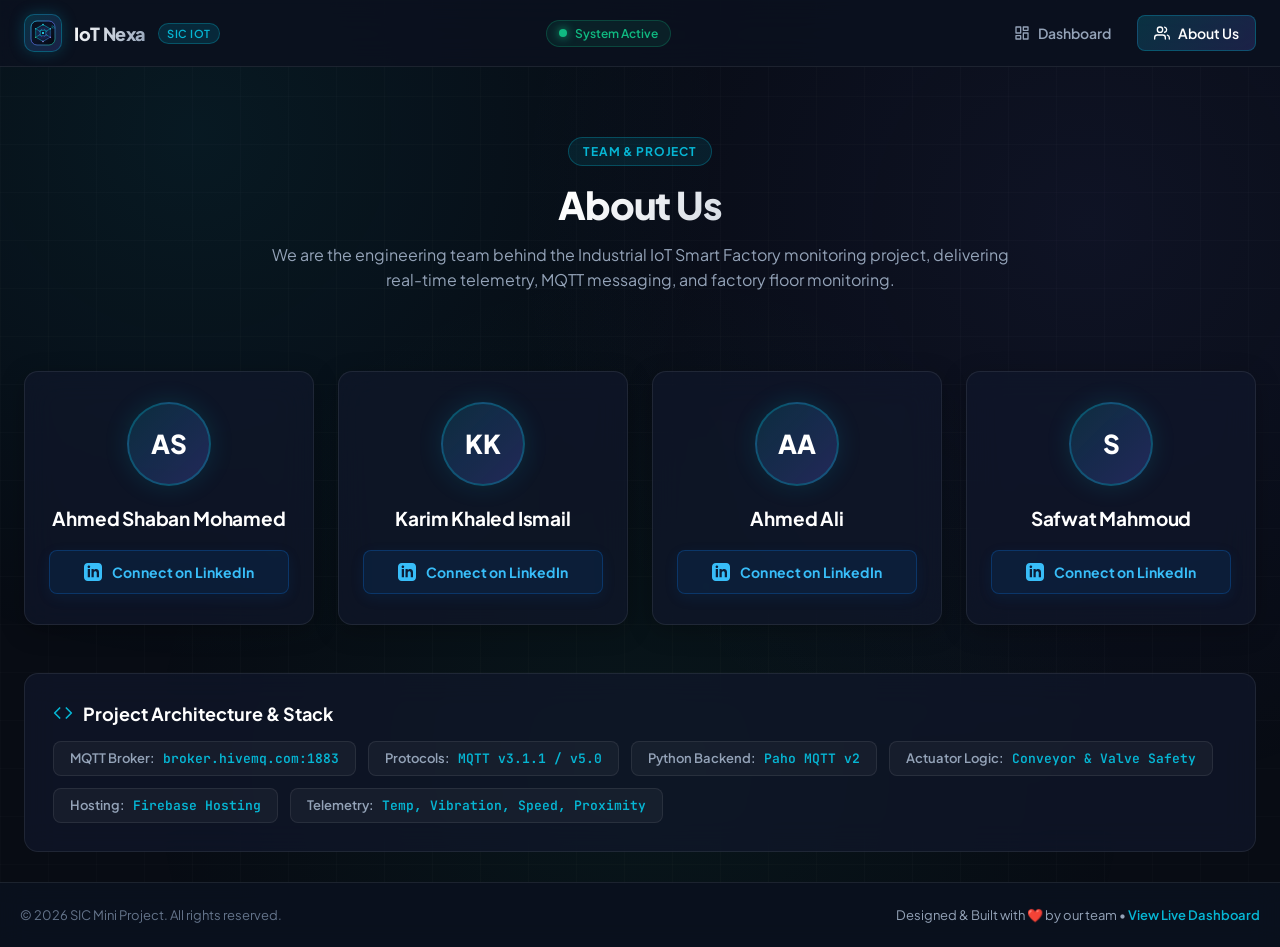
<file: public/about.html>
<!DOCTYPE html>
<html lang="en">
<head>
    <meta charset="UTF-8">
    <meta name="viewport" content="width=device-width, initial-scale=1.0">
    <title>About Us | Industrial IoT Team</title>
    
    <!-- Browser Tab Favicons -->
    <link rel="icon" type="image/svg+xml" href="favicon.svg">
    <link rel="icon" type="image/png" sizes="32x32" href="favicon-32x32.png">
    <link rel="icon" type="image/png" sizes="64x64" href="favicon.png">
    <link rel="apple-touch-icon" sizes="180x180" href="apple-touch-icon.png">
    <link rel="shortcut icon" href="favicon.ico">
    
    <link rel="stylesheet" href="style.css">
</head>
<body>
    <!-- Navigation Bar -->
    <nav class="navbar">
        <div class="nav-container">
            <a href="index.html" class="nav-brand">
                <div class="brand-icon">
                    <img src="favicon.svg" alt="IoT Nexa" width="26" height="26" style="display:block; border-radius: 6px;">
                </div>
                <div>
                    <div class="brand-name">IoT Nexa</div>
                </div>
                <span class="brand-tag">SIC IoT</span>
            </a>

            <div class="nav-status">
                <span class="status-dot"></span>
                <span>System Active</span>
            </div>

            <ul class="nav-menu">
                <li><a href="index.html" class="nav-link">
                    <svg width="16" height="16" viewBox="0 0 24 24" fill="none" stroke="currentColor" stroke-width="2" stroke-linecap="round" stroke-linejoin="round">
                        <rect x="3" y="3" width="7" height="9"></rect>
                        <rect x="14" y="3" width="7" height="5"></rect>
                        <rect x="14" y="12" width="7" height="9"></rect>
                        <rect x="3" y="16" width="7" height="5"></rect>
                    </svg>
                    Dashboard
                </a></li>
                <li><a href="about.html" class="nav-link active">
                    <svg width="16" height="16" viewBox="0 0 24 24" fill="none" stroke="currentColor" stroke-width="2" stroke-linecap="round" stroke-linejoin="round">
                        <path d="M17 21v-2a4 4 0 0 0-4-4H5a4 4 0 0 0-4 4v2"></path>
                        <circle cx="9" cy="7" r="4"></circle>
                        <path d="M23 21v-2a4 4 0 0 0-3-3.87"></path>
                        <path d="M16 3.13a4 4 0 0 1 0 7.75"></path>
                    </svg>
                    About Us
                </a></li>
            </ul>
        </div>
    </nav>

    <!-- Main Content -->
    <main class="main-wrapper">
        <!-- Hero Section -->
        <section class="about-hero">
            <div class="about-badge">Team & Project</div>
            <h1>About Us</h1>
            <p>We are the engineering team behind the Industrial IoT Smart Factory monitoring project, delivering real-time telemetry, MQTT messaging, and factory floor monitoring.</p>
        </section>

        <!-- Team Members Grid (Strictly no roles as requested) -->
        <section class="team-grid">
            <!-- Member 1: Ahmed Shaban Mohamed -->
            <article class="team-card">
                <div class="team-avatar">AS</div>
                <h2 class="team-name">Ahmed Shaban Mohamed</h2>
                <a href="https://www.linkedin.com/in/ahmed-shaban-h28/" target="_blank" rel="noopener noreferrer" class="linkedin-btn">
                    <svg viewBox="0 0 24 24">
                        <path d="M19 0h-14c-2.761 0-5 2.239-5 5v14c0 2.761 2.239 5 5 5h14c2.762 0 5-2.239 5-5v-14c0-2.761-2.238-5-5-5zm-11 19h-3v-11h3v11zm-1.5-12.268c-.966 0-1.75-.79-1.75-1.764s.784-1.764 1.75-1.764 1.75.79 1.75 1.764-.783 1.764-1.75 1.764zm13.5 12.268h-3v-5.604c0-3.368-4-3.113-4 0v5.604h-3v-11h3v1.765c1.396-2.586 7-2.777 7 2.476v6.759z"/>
                    </svg>
                    Connect on LinkedIn
                </a>
            </article>

            <!-- Member 2: Karim Khaled Ismail -->
            <article class="team-card">
                <div class="team-avatar">KK</div>
                <h2 class="team-name">Karim Khaled Ismail</h2>
                <a href="https://www.linkedin.com/in/karim-khaled-b17170329/" target="_blank" rel="noopener noreferrer" class="linkedin-btn">
                    <svg viewBox="0 0 24 24">
                        <path d="M19 0h-14c-2.761 0-5 2.239-5 5v14c0 2.761 2.239 5 5 5h14c2.762 0 5-2.239 5-5v-14c0-2.761-2.238-5-5-5zm-11 19h-3v-11h3v11zm-1.5-12.268c-.966 0-1.75-.79-1.75-1.764s.784-1.764 1.75-1.764 1.75.79 1.75 1.764-.783 1.764-1.75 1.764zm13.5 12.268h-3v-5.604c0-3.368-4-3.113-4 0v5.604h-3v-11h3v1.765c1.396-2.586 7-2.777 7 2.476v6.759z"/>
                    </svg>
                    Connect on LinkedIn
                </a>
            </article>

            <!-- Member 3: Ahmed Ali -->
            <article class="team-card">
                <div class="team-avatar">AA</div>
                <h2 class="team-name">Ahmed Ali</h2>
                <a href="https://www.linkedin.com/in/ahmed-a-farhan" target="_blank" rel="noopener noreferrer" class="linkedin-btn">
                    <svg viewBox="0 0 24 24">
                        <path d="M19 0h-14c-2.761 0-5 2.239-5 5v14c0 2.761 2.239 5 5 5h14c2.762 0 5-2.239 5-5v-14c0-2.761-2.238-5-5-5zm-11 19h-3v-11h3v11zm-1.5-12.268c-.966 0-1.75-.79-1.75-1.764s.784-1.764 1.75-1.764 1.75.79 1.75 1.764-.783 1.764-1.75 1.764zm13.5 12.268h-3v-5.604c0-3.368-4-3.113-4 0v5.604h-3v-11h3v1.765c1.396-2.586 7-2.777 7 2.476v6.759z"/>
                    </svg>
                    Connect on LinkedIn
                </a>
            </article>

            <!-- Member 4: Safwat -->
            <article class="team-card">
                <div class="team-avatar">S</div>
                <h2 class="team-name">Safwat Mahmoud</h2>
                <a href="https://www.linkedin.com/in/safwat-mahmoud" target="_blank" rel="noopener noreferrer" class="linkedin-btn">
                    <svg viewBox="0 0 24 24">
                        <path d="M19 0h-14c-2.761 0-5 2.239-5 5v14c0 2.761 2.239 5 5 5h14c2.762 0 5-2.239 5-5v-14c0-2.761-2.238-5-5-5zm-11 19h-3v-11h3v11zm-1.5-12.268c-.966 0-1.75-.79-1.75-1.764s.784-1.764 1.75-1.764 1.75.79 1.75 1.764-.783 1.764-1.75 1.764zm13.5 12.268h-3v-5.604c0-3.368-4-3.113-4 0v5.604h-3v-11h3v1.765c1.396-2.586 7-2.777 7 2.476v6.759z"/>
                    </svg>
                    Connect on LinkedIn
                </a>
            </article>
        </section>

        <!-- Project Architecture Highlights -->
        <section class="about-tech-section">
            <div class="tech-section-title">
                <svg width="20" height="20" viewBox="0 0 24 24" fill="none" stroke="var(--cyan)" stroke-width="2" stroke-linecap="round" stroke-linejoin="round">
                    <polyline points="16 18 22 12 16 6"></polyline>
                    <polyline points="8 6 2 12 8 18"></polyline>
                </svg>
                Project Architecture & Stack
            </div>
            <div class="tech-badges-grid">
                <div class="tech-badge">MQTT Broker: <span>broker.hivemq.com:1883</span></div>
                <div class="tech-badge">Protocols: <span>MQTT v3.1.1 / v5.0</span></div>
                <div class="tech-badge">Python Backend: <span>Paho MQTT v2</span></div>
                <div class="tech-badge">Actuator Logic: <span>Conveyor & Valve Safety</span></div>
                <div class="tech-badge">Hosting: <span>Firebase Hosting</span></div>
                <div class="tech-badge">Telemetry: <span>Temp, Vibration, Speed, Proximity</span></div>
            </div>
        </section>
    </main>

    <!-- Footer -->
    <footer>
        <div class="footer-content">
            <div class="footer-text">
                &copy; 2026 SIC Mini Project. All rights reserved.
            </div>
            <div class="footer-credits">
                Designed & Built with ❤️ by our team &bull; <a href="index.html">View Live Dashboard</a>
            </div>
        </div>
    </footer>
</body>
</html>
</file>
<file: public/style.css>
@import url('https://fonts.googleapis.com/css2?family=JetBrains+Mono:wght@400;500;600;700&family=Plus+Jakarta+Sans:wght@400;500;600;700;800&display=swap');

:root {
    --bg-main: #080c14;
    --bg-surface: #0e1526;
    --bg-card: rgba(16, 24, 44, 0.7);
    --bg-card-hover: rgba(22, 33, 60, 0.85);
    --border-subtle: rgba(255, 255, 255, 0.08);
    --border-accent: rgba(6, 182, 212, 0.35);
    
    --cyan: #06b6d4;
    --cyan-glow: rgba(6, 182, 212, 0.25);
    --emerald: #10b981;
    --emerald-glow: rgba(16, 185, 129, 0.25);
    --amber: #f59e0b;
    --amber-glow: rgba(245, 158, 11, 0.25);
    --rose: #f43f5e;
    --rose-glow: rgba(244, 63, 94, 0.25);
    --indigo: #6366f1;

    --text-main: #f8fafc;
    --text-muted: #94a3b8;
    --text-dim: #64748b;

    --font-ui: 'Plus Jakarta Sans', -apple-system, BlinkMacSystemFont, sans-serif;
    --font-mono: 'JetBrains Mono', monospace;
    --radius-sm: 8px;
    --radius-md: 14px;
    --radius-lg: 20px;
}

* {
    box-sizing: border-box;
    margin: 0;
    padding: 0;
}

body {
    font-family: var(--font-ui);
    background-color: var(--bg-main);
    color: var(--text-main);
    min-height: 100vh;
    display: flex;
    flex-direction: column;
    overflow-x: hidden;
    position: relative;
}

/* Subtle futuristic background glow grid */
body::before {
    content: '';
    position: fixed;
    top: 0;
    left: 0;
    width: 100vw;
    height: 100vh;
    background: 
        radial-gradient(circle at 15% 15%, rgba(6, 182, 212, 0.08) 0%, transparent 40%),
        radial-gradient(circle at 85% 25%, rgba(99, 102, 241, 0.08) 0%, transparent 45%),
        radial-gradient(circle at 50% 85%, rgba(16, 185, 129, 0.06) 0%, transparent 50%),
        linear-gradient(to right, rgba(255, 255, 255, 0.015) 1px, transparent 1px),
        linear-gradient(to bottom, rgba(255, 255, 255, 0.015) 1px, transparent 1px);
    background-size: 100% 100%, 100% 100%, 100% 100%, 48px 48px, 48px 48px;
    pointer-events: none;
    z-index: -1;
}

/* Navigation Bar */
.navbar {
    width: 100%;
    background: rgba(11, 17, 31, 0.85);
    backdrop-filter: blur(16px);
    -webkit-backdrop-filter: blur(16px);
    border-bottom: 1px solid var(--border-subtle);
    position: sticky;
    top: 0;
    z-index: 100;
}

.nav-container {
    max-width: 1350px;
    margin: 0 auto;
    padding: 14px 24px;
    display: flex;
    align-items: center;
    justify-content: space-between;
}

.nav-brand {
    display: flex;
    align-items: center;
    gap: 12px;
    text-decoration: none;
    color: var(--text-main);
}

.brand-icon {
    width: 38px;
    height: 38px;
    background: linear-gradient(135deg, rgba(6, 182, 212, 0.2), rgba(99, 102, 241, 0.2));
    border: 1px solid var(--border-accent);
    border-radius: 10px;
    display: flex;
    align-items: center;
    justify-content: center;
    color: var(--cyan);
    box-shadow: 0 0 15px var(--cyan-glow);
}

.brand-name {
    font-size: 18px;
    font-weight: 800;
    letter-spacing: -0.02em;
    background: linear-gradient(120deg, #ffffff, #94a3b8);
    -webkit-background-clip: text;
    -webkit-text-fill-color: transparent;
}

.brand-tag {
    font-size: 11px;
    font-weight: 600;
    background: rgba(6, 182, 212, 0.15);
    color: var(--cyan);
    padding: 3px 8px;
    border-radius: 20px;
    border: 1px solid rgba(6, 182, 212, 0.3);
    text-transform: uppercase;
    letter-spacing: 0.05em;
}

.nav-menu {
    display: flex;
    align-items: center;
    gap: 10px;
    list-style: none;
}

.nav-link {
    text-decoration: none;
    color: var(--text-muted);
    font-size: 14px;
    font-weight: 600;
    padding: 8px 16px;
    border-radius: var(--radius-sm);
    transition: all 0.2s ease;
    display: flex;
    align-items: center;
    gap: 8px;
}

.nav-link:hover {
    color: var(--text-main);
    background: rgba(255, 255, 255, 0.05);
}

.nav-link.active {
    color: #ffffff;
    background: linear-gradient(135deg, rgba(6, 182, 212, 0.2), rgba(99, 102, 241, 0.2));
    border: 1px solid rgba(6, 182, 212, 0.3);
}

/* System Live Status Beacon in Nav */
.nav-status {
    display: flex;
    align-items: center;
    gap: 8px;
    font-size: 12px;
    font-weight: 600;
    color: var(--emerald);
    background: rgba(16, 185, 129, 0.1);
    border: 1px solid rgba(16, 185, 129, 0.25);
    padding: 5px 12px;
    border-radius: 20px;
}

.status-dot {
    width: 8px;
    height: 8px;
    background: var(--emerald);
    border-radius: 50%;
    box-shadow: 0 0 10px var(--emerald);
    animation: pulseGlow 2s infinite ease-in-out;
}

@keyframes pulseGlow {
    0%, 100% { transform: scale(1); opacity: 1; }
    50% { transform: scale(1.3); opacity: 0.6; }
}

/* Main Content Wrapper */
.main-wrapper {
    flex: 1;
    max-width: 1350px;
    width: 100%;
    margin: 0 auto;
    padding: 30px 24px;
    display: flex;
    flex-direction: column;
    gap: 28px;
}

/* Hero / Header Summary Banner */
.hero-header {
    background: linear-gradient(145deg, rgba(16, 24, 44, 0.85), rgba(11, 17, 31, 0.85));
    border: 1px solid var(--border-subtle);
    border-radius: var(--radius-lg);
    padding: 28px 32px;
    backdrop-filter: blur(12px);
    display: flex;
    justify-content: space-between;
    align-items: center;
    flex-wrap: wrap;
    gap: 20px;
    box-shadow: 0 8px 30px rgba(0, 0, 0, 0.25);
    position: relative;
    overflow: hidden;
}

.hero-header::before {
    content: '';
    position: absolute;
    top: 0;
    left: 0;
    right: 0;
    height: 2px;
    background: linear-gradient(90deg, var(--cyan), var(--indigo), var(--emerald));
}

.hero-title-group h1 {
    font-size: 26px;
    font-weight: 800;
    letter-spacing: -0.02em;
    color: #ffffff;
    margin-bottom: 6px;
}

.hero-title-group p {
    font-size: 14px;
    color: var(--text-muted);
}

.hero-stats {
    display: flex;
    gap: 24px;
    flex-wrap: wrap;
}

.stat-item {
    display: flex;
    flex-direction: column;
    gap: 2px;
    border-left: 2px solid var(--border-accent);
    padding-left: 14px;
}

.stat-label {
    font-size: 11px;
    text-transform: uppercase;
    letter-spacing: 0.05em;
    color: var(--text-dim);
    font-weight: 600;
}

.stat-value {
    font-family: var(--font-mono);
    font-size: 15px;
    font-weight: 700;
    color: var(--text-main);
}

/* Dashboard Container */
.dashboard-container {
    display: grid;
    grid-template-columns: repeat(auto-fit, minmax(280px, 1fr));
    gap: 22px;
    width: 100%;
}

/* Machine Card */
.machine-card {
    background: var(--bg-card);
    border: 1px solid var(--border-subtle);
    border-radius: var(--radius-md);
    padding: 22px;
    display: flex;
    flex-direction: column;
    gap: 18px;
    backdrop-filter: blur(16px);
    -webkit-backdrop-filter: blur(16px);
    transition: all 0.3s cubic-bezier(0.16, 1, 0.3, 1);
    box-shadow: 0 4px 20px rgba(0, 0, 0, 0.2);
    position: relative;
    overflow: hidden;
}

.machine-card::after {
    content: '';
    position: absolute;
    top: 0;
    left: 0;
    right: 0;
    height: 3px;
    background: linear-gradient(90deg, var(--cyan), transparent);
    opacity: 0.5;
    transition: opacity 0.3s ease;
}

.machine-card:hover {
    transform: translateY(-4px);
    background: var(--bg-card-hover);
    border-color: rgba(6, 182, 212, 0.3);
    box-shadow: 0 12px 30px rgba(0, 0, 0, 0.35), 0 0 20px var(--cyan-glow);
}

.machine-card:hover::after {
    opacity: 1;
}

/* Machine Card Header & Status */
.card-top {
    display: flex;
    justify-content: space-between;
    align-items: center;
}

.m-header {
    font-size: 17px;
    font-weight: 700;
    color: #ffffff;
    display: flex;
    align-items: center;
    gap: 8px;
}

.m-header-badge {
    font-family: var(--font-mono);
    font-size: 11px;
    color: var(--cyan);
    background: rgba(6, 182, 212, 0.12);
    border: 1px solid rgba(6, 182, 212, 0.25);
    padding: 2px 7px;
    border-radius: 6px;
}

.m-status {
    font-size: 11px;
    font-weight: 700;
    text-transform: uppercase;
    letter-spacing: 0.05em;
    padding: 4px 10px;
    border-radius: 20px;
    display: flex;
    align-items: center;
    gap: 6px;
    background: rgba(148, 163, 184, 0.12);
    color: var(--text-muted);
    border: 1px solid rgba(255, 255, 255, 0.08);
    transition: all 0.3s ease;
}

.status-running {
    background: rgba(16, 185, 129, 0.15);
    color: #34d399;
    border-color: rgba(16, 185, 129, 0.4);
    box-shadow: 0 0 12px var(--emerald-glow);
}

.status-running::before {
    content: '';
    width: 6px;
    height: 6px;
    border-radius: 50%;
    background: #34d399;
    box-shadow: 0 0 8px #34d399;
    animation: pulseGlow 1.5s infinite ease-in-out;
}

.status-stopped {
    background: rgba(244, 63, 94, 0.15);
    color: #fb7185;
    border-color: rgba(244, 63, 94, 0.4);
    box-shadow: 0 0 12px var(--rose-glow);
}

.status-stopped::before {
    content: '';
    width: 6px;
    height: 6px;
    border-radius: 50%;
    background: #fb7185;
}

/* Machine Telemetry Grid */
.m-data-container {
    display: grid;
    grid-template-columns: 1fr 1fr;
    gap: 12px;
}

.data-item {
    background: rgba(11, 17, 31, 0.6);
    border: 1px solid rgba(255, 255, 255, 0.05);
    padding: 12px 14px;
    border-radius: var(--radius-sm);
    display: flex;
    flex-direction: column;
    gap: 6px;
    transition: border-color 0.2s ease;
}

.data-item:hover {
    border-color: rgba(255, 255, 255, 0.12);
}

.data-header {
    display: flex;
    align-items: center;
    justify-content: space-between;
}

.data-label {
    color: var(--text-dim);
    font-size: 11px;
    font-weight: 600;
    text-transform: uppercase;
    letter-spacing: 0.04em;
    display: flex;
    align-items: center;
    gap: 6px;
}

.data-icon {
    width: 14px;
    height: 14px;
    opacity: 0.7;
}

.data-value {
    font-family: var(--font-mono);
    font-weight: 700;
    font-size: 16px;
    color: var(--text-main);
    letter-spacing: -0.02em;
}

/* Micro Meter Bar inside each metric */
.meter-bar {
    width: 100%;
    height: 4px;
    background: rgba(255, 255, 255, 0.06);
    border-radius: 2px;
    overflow: hidden;
    margin-top: 2px;
}

.meter-fill {
    height: 100%;
    width: 0%;
    background: var(--cyan);
    border-radius: 2px;
    transition: width 0.5s cubic-bezier(0.16, 1, 0.3, 1);
}

.meter-temp { background: linear-gradient(90deg, #38bdf8, #f59e0b); }
.meter-vib  { background: linear-gradient(90deg, #34d399, #f43f5e); }
.meter-speed { background: linear-gradient(90deg, #818cf8, #06b6d4); }
.meter-prox  { background: linear-gradient(90deg, #06b6d4, #10b981); }

/* About Us Page Specific Styles */
.about-hero {
    text-align: center;
    padding: 40px 20px;
    max-width: 800px;
    margin: 0 auto;
}

.about-badge {
    display: inline-flex;
    align-items: center;
    gap: 8px;
    font-size: 12px;
    font-weight: 700;
    color: var(--cyan);
    background: rgba(6, 182, 212, 0.1);
    border: 1px solid rgba(6, 182, 212, 0.3);
    padding: 6px 14px;
    border-radius: 30px;
    margin-bottom: 16px;
    text-transform: uppercase;
    letter-spacing: 0.06em;
}

.about-hero h1 {
    font-size: 38px;
    font-weight: 800;
    letter-spacing: -0.03em;
    line-height: 1.2;
    margin-bottom: 14px;
    background: linear-gradient(135deg, #ffffff 40%, #94a3b8 100%);
    -webkit-background-clip: text;
    -webkit-text-fill-color: transparent;
}

.about-hero p {
    font-size: 16px;
    color: var(--text-muted);
    line-height: 1.6;
}

/* Team Grid (Strictly NO ROLES, just Names & LinkedIn links) */
.team-grid {
    display: grid;
    grid-template-columns: repeat(auto-fit, minmax(260px, 1fr));
    gap: 24px;
    width: 100%;
    margin-top: 10px;
}

.team-card {
    background: var(--bg-card);
    border: 1px solid var(--border-subtle);
    border-radius: var(--radius-md);
    padding: 30px 24px;
    display: flex;
    flex-direction: column;
    align-items: center;
    text-align: center;
    gap: 20px;
    backdrop-filter: blur(16px);
    transition: all 0.3s cubic-bezier(0.16, 1, 0.3, 1);
    box-shadow: 0 6px 24px rgba(0, 0, 0, 0.25);
    position: relative;
    overflow: hidden;
}

.team-card::before {
    content: '';
    position: absolute;
    top: 0;
    left: 0;
    right: 0;
    height: 3px;
    background: linear-gradient(90deg, var(--indigo), var(--cyan));
    opacity: 0;
    transition: opacity 0.3s ease;
}

.team-card:hover {
    transform: translateY(-6px);
    background: var(--bg-card-hover);
    border-color: rgba(6, 182, 212, 0.35);
    box-shadow: 0 16px 36px rgba(0, 0, 0, 0.4), 0 0 25px var(--cyan-glow);
}

.team-card:hover::before {
    opacity: 1;
}

/* Avatar container with glowing aura */
.team-avatar {
    width: 84px;
    height: 84px;
    border-radius: 50%;
    background: linear-gradient(135deg, rgba(6, 182, 212, 0.15), rgba(99, 102, 241, 0.25));
    border: 2px solid rgba(6, 182, 212, 0.3);
    display: flex;
    align-items: center;
    justify-content: center;
    font-size: 26px;
    font-weight: 800;
    color: #ffffff;
    box-shadow: 0 0 25px rgba(6, 182, 212, 0.15);
    transition: all 0.3s ease;
}

.team-card:hover .team-avatar {
    transform: scale(1.06);
    border-color: var(--cyan);
    box-shadow: 0 0 30px var(--cyan-glow);
}

.team-name {
    font-size: 19px;
    font-weight: 700;
    color: #ffffff;
    letter-spacing: -0.01em;
}

/* Premium LinkedIn Button */
.linkedin-btn {
    display: inline-flex;
    align-items: center;
    justify-content: center;
    gap: 10px;
    width: 100%;
    padding: 12px 20px;
    background: rgba(10, 102, 194, 0.12);
    color: #38bdf8;
    border: 1px solid rgba(10, 102, 194, 0.35);
    border-radius: var(--radius-sm);
    text-decoration: none;
    font-size: 14px;
    font-weight: 700;
    letter-spacing: 0.01em;
    transition: all 0.25s cubic-bezier(0.16, 1, 0.3, 1);
    box-shadow: 0 4px 14px rgba(10, 102, 194, 0.1);
}

.linkedin-btn svg {
    width: 18px;
    height: 18px;
    fill: currentColor;
    transition: transform 0.2s ease;
}

.linkedin-btn:hover {
    background: #0a66c2;
    color: #ffffff;
    border-color: #0a66c2;
    transform: translateY(-2px);
    box-shadow: 0 8px 24px rgba(10, 102, 194, 0.4);
}

.linkedin-btn:hover svg {
    transform: scale(1.1);
}

/* Project Tech Overview Section on About page */
.about-tech-section {
    background: var(--bg-card);
    border: 1px solid var(--border-subtle);
    border-radius: var(--radius-md);
    padding: 28px;
    margin-top: 20px;
    backdrop-filter: blur(16px);
}

.tech-section-title {
    font-size: 18px;
    font-weight: 700;
    margin-bottom: 16px;
    color: #ffffff;
    display: flex;
    align-items: center;
    gap: 10px;
}

.tech-badges-grid {
    display: flex;
    flex-wrap: wrap;
    gap: 12px;
}

.tech-badge {
    display: flex;
    align-items: center;
    gap: 8px;
    background: rgba(255, 255, 255, 0.04);
    border: 1px solid var(--border-subtle);
    padding: 8px 16px;
    border-radius: 8px;
    font-size: 13px;
    font-weight: 600;
    color: var(--text-muted);
}

.tech-badge span {
    color: var(--cyan);
    font-family: var(--font-mono);
}

/* Footer */
footer {
    width: 100%;
    margin-top: auto;
    border-top: 1px solid var(--border-subtle);
    background: rgba(11, 17, 31, 0.9);
    backdrop-filter: blur(12px);
    padding: 24px 20px;
}

.footer-content {
    max-width: 1350px;
    margin: 0 auto;
    display: flex;
    justify-content: space-between;
    align-items: center;
    flex-wrap: wrap;
    gap: 16px;
}

.footer-text {
    font-size: 13px;
    color: var(--text-dim);
}

.footer-credits {
    font-size: 13px;
    color: var(--text-muted);
}

.footer-credits a {
    color: var(--cyan);
    text-decoration: none;
    font-weight: 600;
    transition: color 0.2s ease;
}

.footer-credits a:hover {
    color: #ffffff;
    text-decoration: underline;
}

/* Responsive adjustments */
@media (max-width: 768px) {
    .nav-container {
        padding: 12px 16px;
    }
    .hero-header {
        padding: 20px;
    }
    .hero-title-group h1 {
        font-size: 22px;
    }
    .dashboard-container {
        grid-template-columns: 1fr;
    }
    .footer-content {
        flex-direction: column;
        text-align: center;
    }
}

/* ==========================================================================
   Interactive Machine Controls, Valve, Alerts & Blynk Integration Styles
   ========================================================================== */

/* Gateway Host & Status Bar */
.gateway-toolbar {
    display: flex;
    justify-content: space-between;
    align-items: center;
    background: rgba(14, 21, 38, 0.75);
    border: 1px solid var(--border-subtle);
    border-radius: var(--radius-sm);
    padding: 12px 18px;
    margin: 16px 0;
    gap: 16px;
    flex-wrap: wrap;
    backdrop-filter: blur(12px);
    box-shadow: 0 4px 20px rgba(0, 0, 0, 0.15);
}

.gateway-info {
    display: flex;
    align-items: center;
    gap: 12px;
    font-size: 13px;
    color: var(--text-muted);
    flex-wrap: wrap;
}

.gw-status-group {
    display: flex;
    align-items: center;
    gap: 6px;
}

.endpoint-pill {
    background: rgba(15, 23, 42, 0.85);
    border: 1px solid var(--border-subtle);
    padding: 3px 8px;
    border-radius: 6px;
    font-family: var(--font-mono);
    font-size: 11px;
    color: var(--text-main);
    letter-spacing: -0.01em;
    max-width: 220px;
    overflow: hidden;
    text-overflow: ellipsis;
    white-space: nowrap;
}

.latency-badge {
    font-family: var(--font-mono);
    font-size: 11px;
    font-weight: 600;
    color: var(--emerald);
    background: rgba(16, 185, 129, 0.1);
    border: 1px solid rgba(16, 185, 129, 0.25);
    padding: 2px 7px;
    border-radius: 12px;
    transition: all 0.2s ease;
}

.latency-badge.warn {
    color: #f59e0b;
    background: rgba(245, 158, 11, 0.1);
    border-color: rgba(245, 158, 11, 0.25);
}

.latency-badge.offline {
    color: #f43f5e;
    background: rgba(244, 63, 94, 0.1);
    border-color: rgba(244, 63, 94, 0.25);
}

.blynk-info {
    font-size: 12px;
    color: var(--text-dim);
}

.blynk-info strong {
    color: var(--cyan);
}

.gateway-actions {
    display: flex;
    align-items: center;
    gap: 12px;
    flex-wrap: wrap;
}

.mode-btn-group {
    display: flex;
    background: rgba(8, 12, 20, 0.7);
    border: 1px solid var(--border-subtle);
    border-radius: 8px;
    padding: 2px;
    gap: 2px;
}

.mode-btn {
    background: transparent;
    border: none;
    color: var(--text-dim);
    font-size: 11px;
    font-weight: 600;
    padding: 5px 10px;
    border-radius: 6px;
    cursor: pointer;
    transition: all 0.2s ease;
}

.mode-btn:hover {
    color: var(--text-main);
    background: rgba(255, 255, 255, 0.05);
}

.mode-btn.active {
    background: rgba(6, 182, 212, 0.2);
    color: var(--cyan);
    font-weight: 700;
    box-shadow: 0 0 10px rgba(6, 182, 212, 0.2);
}

.gateway-input-group {
    display: flex;
    align-items: center;
    gap: 6px;
}

.gateway-input {
    background: rgba(8, 12, 20, 0.8);
    border: 1px solid var(--border-subtle);
    border-radius: 6px;
    color: var(--text-main);
    font-family: var(--font-mono);
    font-size: 12px;
    padding: 6px 10px;
    width: 210px;
}

.gateway-input:focus {
    border-color: var(--cyan);
    outline: none;
}

.btn-sm {
    padding: 5px 12px;
    font-size: 12px;
    font-weight: 600;
    border-radius: 6px;
    border: 1px solid transparent;
    cursor: pointer;
    transition: all 0.2s ease;
    text-decoration: none;
    display: inline-flex;
    align-items: center;
    gap: 6px;
}

.btn-primary {
    background: rgba(6, 182, 212, 0.2);
    color: var(--cyan);
    border-color: rgba(6, 182, 212, 0.4);
}

.btn-primary:hover {
    background: rgba(6, 182, 212, 0.35);
    box-shadow: 0 0 10px var(--cyan-glow);
}

.btn-subtle {
    background: rgba(255, 255, 255, 0.05);
    color: var(--text-muted);
    border-color: var(--border-subtle);
}

.btn-subtle:hover {
    background: rgba(255, 255, 255, 0.1);
    color: var(--text-main);
}

/* Mixed Content Warning Banner */
.mixed-content-banner {
    display: flex;
    justify-content: space-between;
    align-items: center;
    background: linear-gradient(135deg, rgba(245, 158, 11, 0.15), rgba(245, 158, 11, 0.05));
    border: 1px solid rgba(245, 158, 11, 0.35);
    border-radius: var(--radius-sm);
    padding: 12px 18px;
    margin: 12px 0 0 0;
    gap: 16px;
    flex-wrap: wrap;
    box-shadow: 0 4px 15px rgba(245, 158, 11, 0.1);
}

.banner-content {
    display: flex;
    align-items: center;
    gap: 12px;
    font-size: 13px;
    color: #fef3c7;
    flex: 1;
}

.banner-icon {
    font-size: 20px;
}

.banner-content code {
    background: rgba(0, 0, 0, 0.3);
    padding: 2px 6px;
    border-radius: 4px;
    font-family: var(--font-mono);
    color: #fde68a;
}

.banner-actions {
    display: flex;
    align-items: center;
    gap: 10px;
}

/* UDP Emergency Alerts Center */
.alerts-section {
    background: rgba(244, 63, 94, 0.06);
    border: 1px solid rgba(244, 63, 94, 0.25);
    border-radius: var(--radius-md);
    padding: 14px 18px;
    margin-bottom: 20px;
    display: flex;
    flex-direction: column;
    gap: 10px;
}

.alerts-header {
    display: flex;
    justify-content: space-between;
    align-items: center;
}

.alerts-title {
    font-size: 13px;
    font-weight: 700;
    text-transform: uppercase;
    letter-spacing: 0.05em;
    color: #fb7185;
    display: flex;
    align-items: center;
    gap: 8px;
}

.alerts-feed {
    display: flex;
    flex-wrap: wrap;
    gap: 8px;
    min-height: 28px;
}

.alert-chip {
    display: inline-flex;
    align-items: center;
    gap: 6px;
    font-size: 11px;
    font-family: var(--font-mono);
    font-weight: 600;
    padding: 4px 10px;
    border-radius: 6px;
    background: rgba(244, 63, 94, 0.2);
    color: #fda4af;
    border: 1px solid rgba(244, 63, 94, 0.4);
    animation: fadeIn 0.3s ease;
}

.alert-chip.chip-temp {
    background: rgba(245, 158, 11, 0.2);
    color: #fcd34d;
    border-color: rgba(245, 158, 11, 0.4);
}

.alert-chip.chip-vib {
    background: rgba(239, 68, 68, 0.2);
    color: #fca5a5;
    border-color: rgba(239, 68, 68, 0.4);
}

.alert-chip.chip-sensor {
    background: rgba(168, 85, 247, 0.2);
    color: #d8b4fe;
    border-color: rgba(168, 85, 247, 0.4);
}

/* Machine Card Actuators & Valve */
.m-actuators-bar {
    display: flex;
    justify-content: space-between;
    align-items: center;
    background: rgba(11, 17, 31, 0.5);
    border: 1px solid rgba(255, 255, 255, 0.05);
    border-radius: var(--radius-sm);
    padding: 8px 12px;
    font-size: 12px;
}

.actuator-label {
    color: var(--text-dim);
    font-weight: 600;
    text-transform: uppercase;
    font-size: 10px;
    letter-spacing: 0.04em;
}

.valve-badge {
    display: inline-flex;
    align-items: center;
    gap: 6px;
    padding: 3px 8px;
    border-radius: 6px;
    font-size: 11px;
    font-weight: 700;
    font-family: var(--font-mono);
    text-transform: uppercase;
}

.valve-open {
    background: rgba(16, 185, 129, 0.15);
    color: #34d399;
    border: 1px solid rgba(16, 185, 129, 0.35);
}

.valve-closed {
    background: rgba(100, 116, 139, 0.2);
    color: #94a3b8;
    border: 1px solid rgba(100, 116, 139, 0.3);
}

/* Blynk Mirroring Badge & Selector */
.blynk-selector-row {
    display: flex;
    justify-content: space-between;
    align-items: center;
    padding: 4px 0;
}

.blynk-badge {
    display: inline-flex;
    align-items: center;
    gap: 6px;
    padding: 3px 8px;
    border-radius: 6px;
    font-size: 10px;
    font-weight: 700;
    font-family: var(--font-mono);
    letter-spacing: 0.03em;
    cursor: pointer;
    transition: all 0.2s ease;
}

.blynk-active {
    background: rgba(16, 185, 129, 0.2);
    color: #6ee7b7;
    border: 1px solid rgba(16, 185, 129, 0.5);
    box-shadow: 0 0 8px rgba(16, 185, 129, 0.3);
}

.blynk-inactive {
    background: rgba(255, 255, 255, 0.04);
    color: var(--text-dim);
    border: 1px solid rgba(255, 255, 255, 0.08);
}

.blynk-inactive:hover {
    color: var(--cyan);
    border-color: rgba(6, 182, 212, 0.4);
    background: rgba(6, 182, 212, 0.1);
}

/* Machine Interactive Control Panel */
.m-control-panel {
    display: flex;
    flex-direction: column;
    gap: 8px;
    border-top: 1px solid rgba(255, 255, 255, 0.06);
    padding-top: 12px;
}

.control-btn-group {
    display: grid;
    grid-template-columns: 1fr 1fr 1fr;
    gap: 8px;
}

.ctrl-btn {
    padding: 7px 10px;
    font-size: 11px;
    font-weight: 700;
    letter-spacing: 0.04em;
    border-radius: 6px;
    border: 1px solid transparent;
    cursor: pointer;
    transition: all 0.2s ease;
    display: flex;
    align-items: center;
    justify-content: center;
    gap: 4px;
}

.ctrl-btn-start {
    background: rgba(16, 185, 129, 0.15);
    color: #34d399;
    border-color: rgba(16, 185, 129, 0.35);
}

.ctrl-btn-start:hover {
    background: rgba(16, 185, 129, 0.3);
    box-shadow: 0 0 10px var(--emerald-glow);
}

.ctrl-btn-stop {
    background: rgba(244, 63, 94, 0.15);
    color: #fb7185;
    border-color: rgba(244, 63, 94, 0.35);
}

.ctrl-btn-stop:hover {
    background: rgba(244, 63, 94, 0.3);
    box-shadow: 0 0 10px var(--rose-glow);
}

.ctrl-btn-reset {
    background: rgba(245, 158, 11, 0.15);
    color: #fcd34d;
    border-color: rgba(245, 158, 11, 0.35);
}

.ctrl-btn-reset:hover {
    background: rgba(245, 158, 11, 0.3);
    box-shadow: 0 0 10px var(--amber-glow);
}

/* Speed Slider & Presets */
.speed-slider-row {
    display: flex;
    align-items: center;
    gap: 10px;
    font-size: 11px;
    color: var(--text-dim);
}

.speed-slider {
    flex: 1;
    height: 4px;
    border-radius: 2px;
    background: rgba(255, 255, 255, 0.1);
    outline: none;
    -webkit-appearance: none;
    cursor: pointer;
}

.speed-slider::-webkit-slider-thumb {
    -webkit-appearance: none;
    width: 14px;
    height: 14px;
    border-radius: 50%;
    background: var(--cyan);
    box-shadow: 0 0 8px var(--cyan-glow);
    cursor: pointer;
}

@keyframes fadeIn {
    from { opacity: 0; transform: translateY(-4px); }
    to { opacity: 1; transform: translateY(0); }
}
</file>
